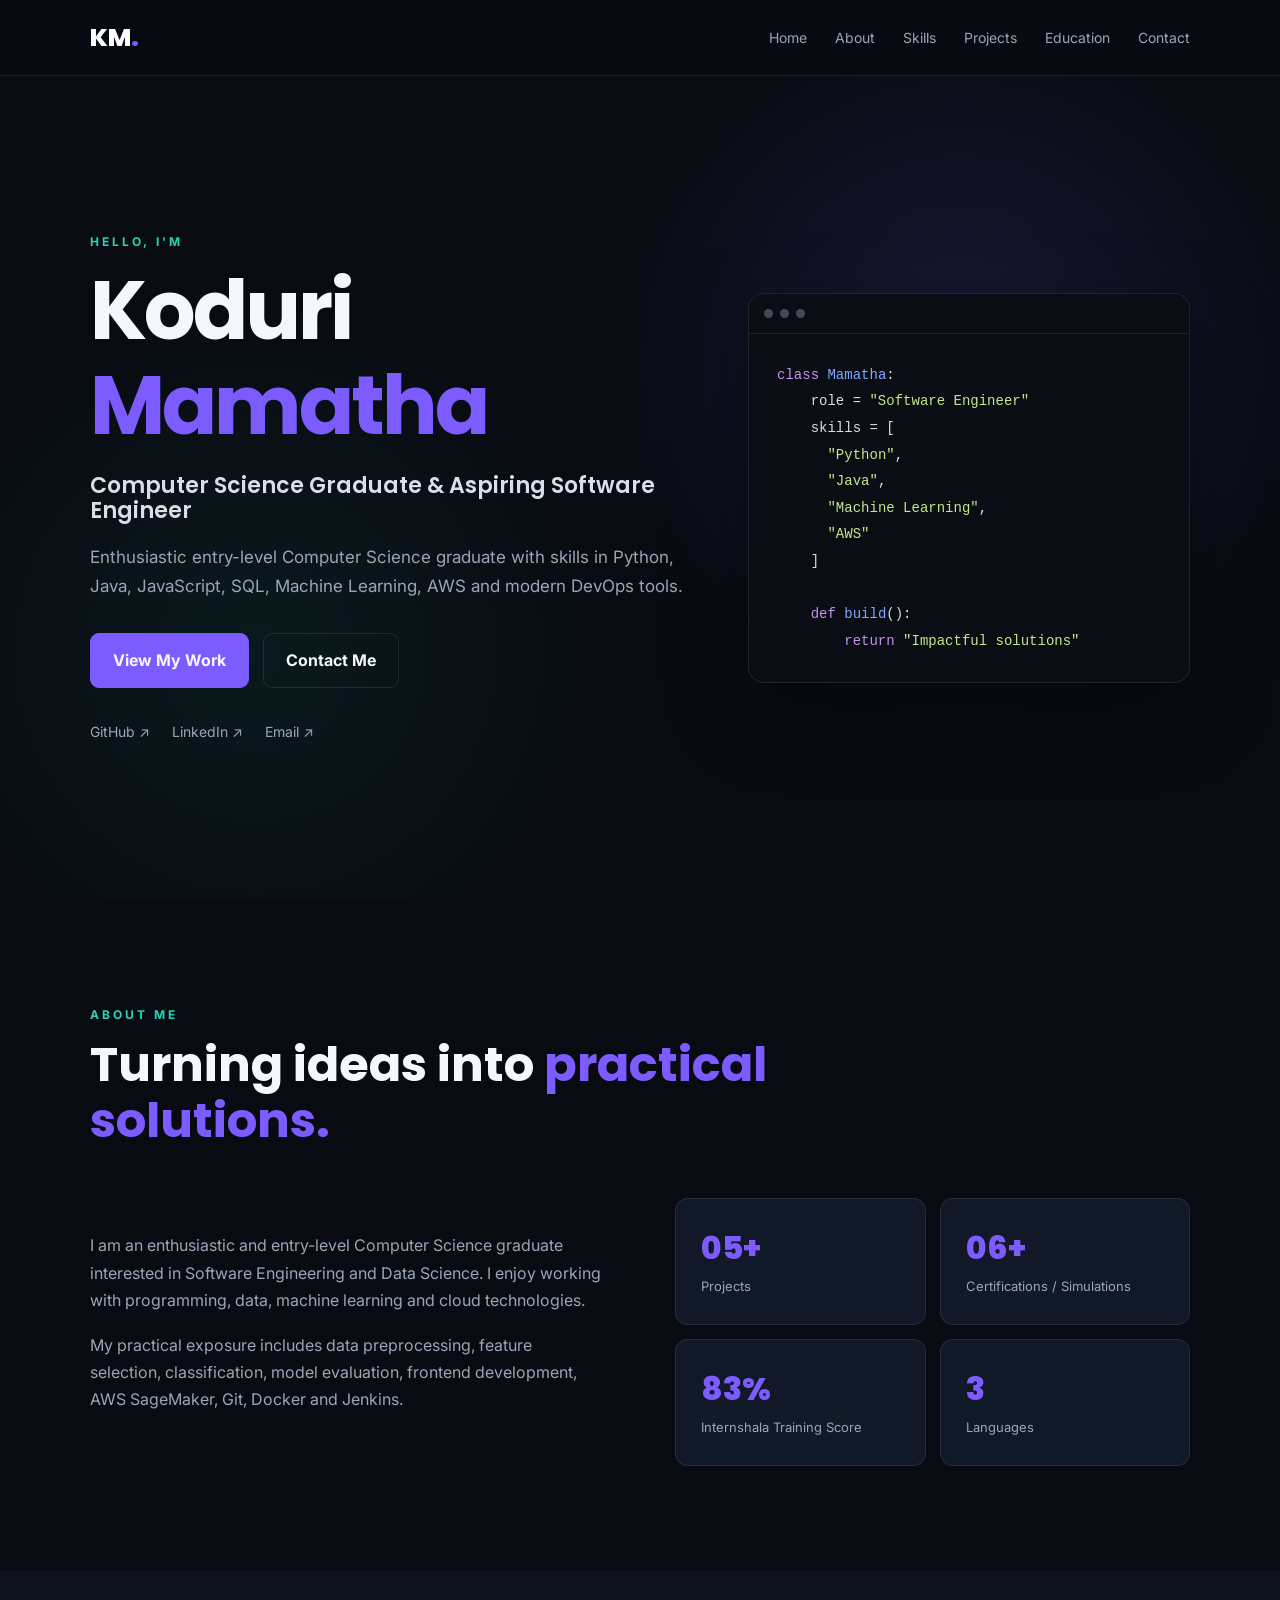
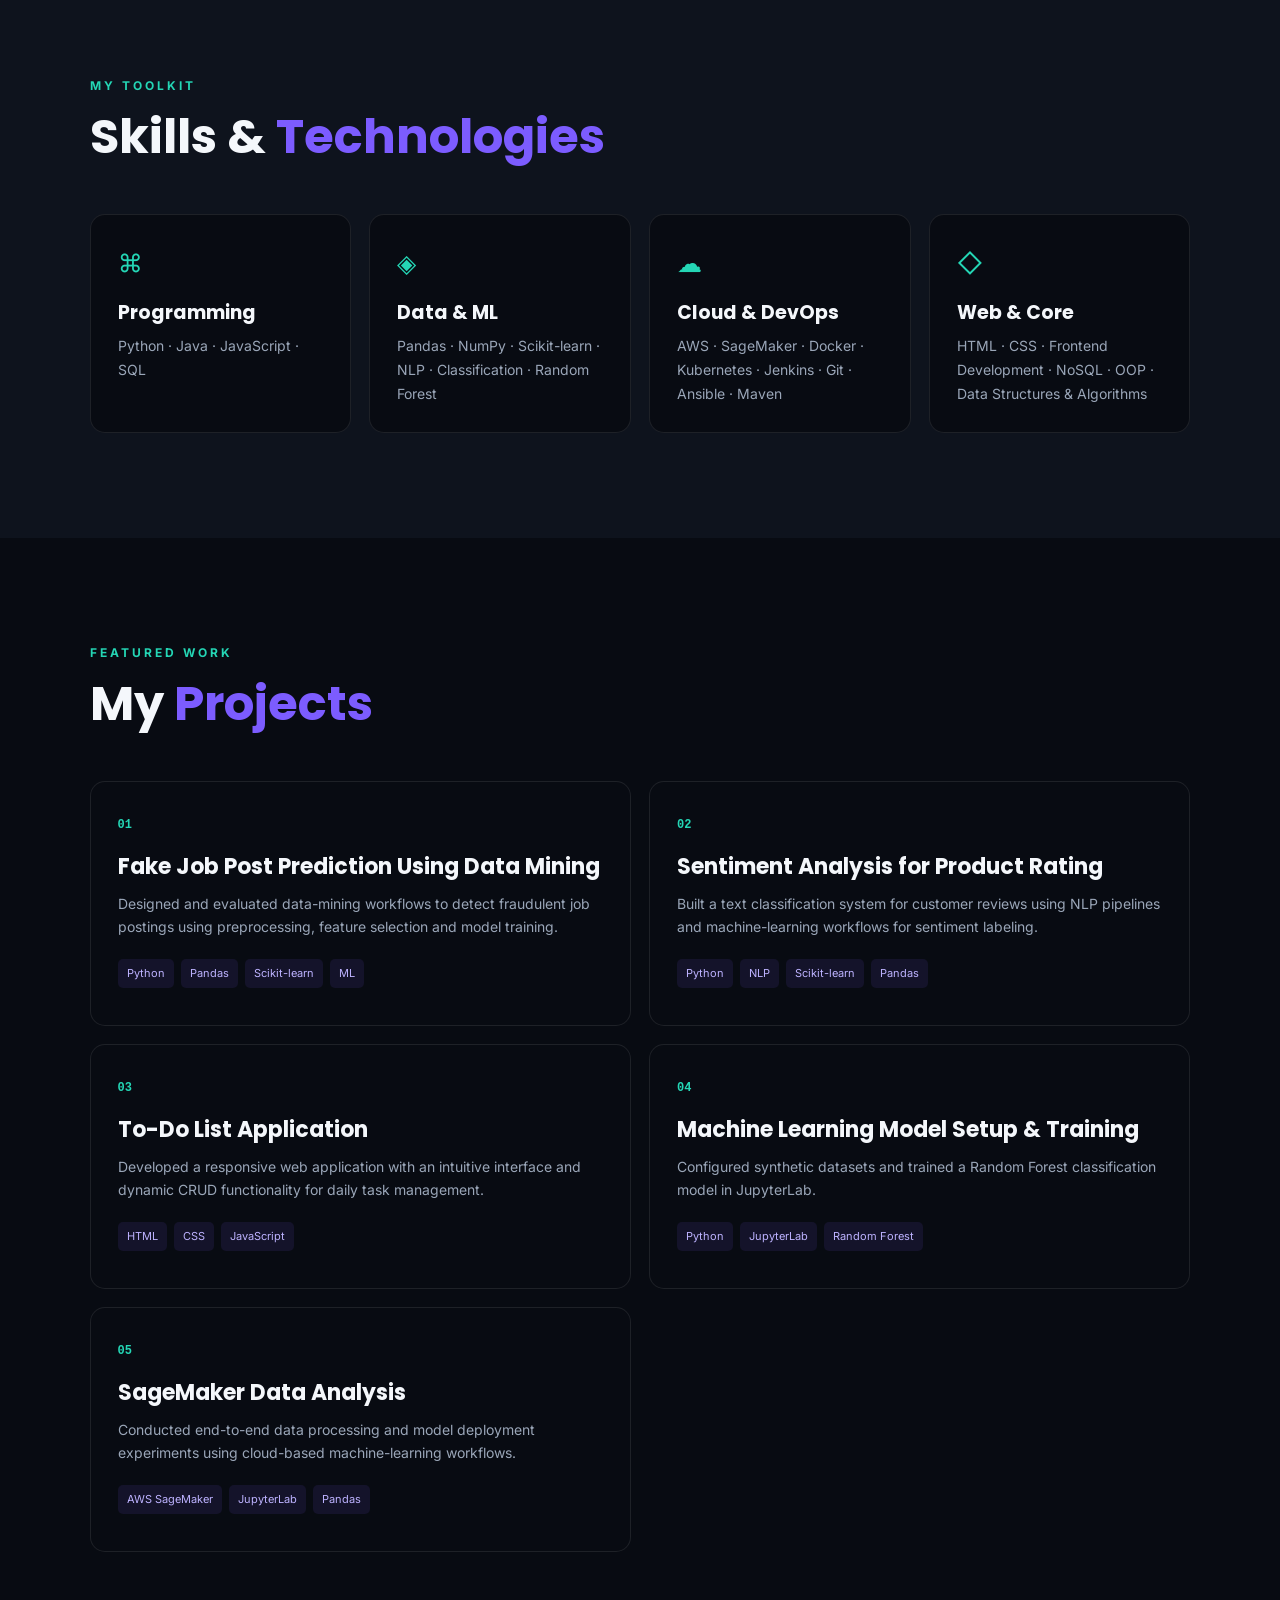
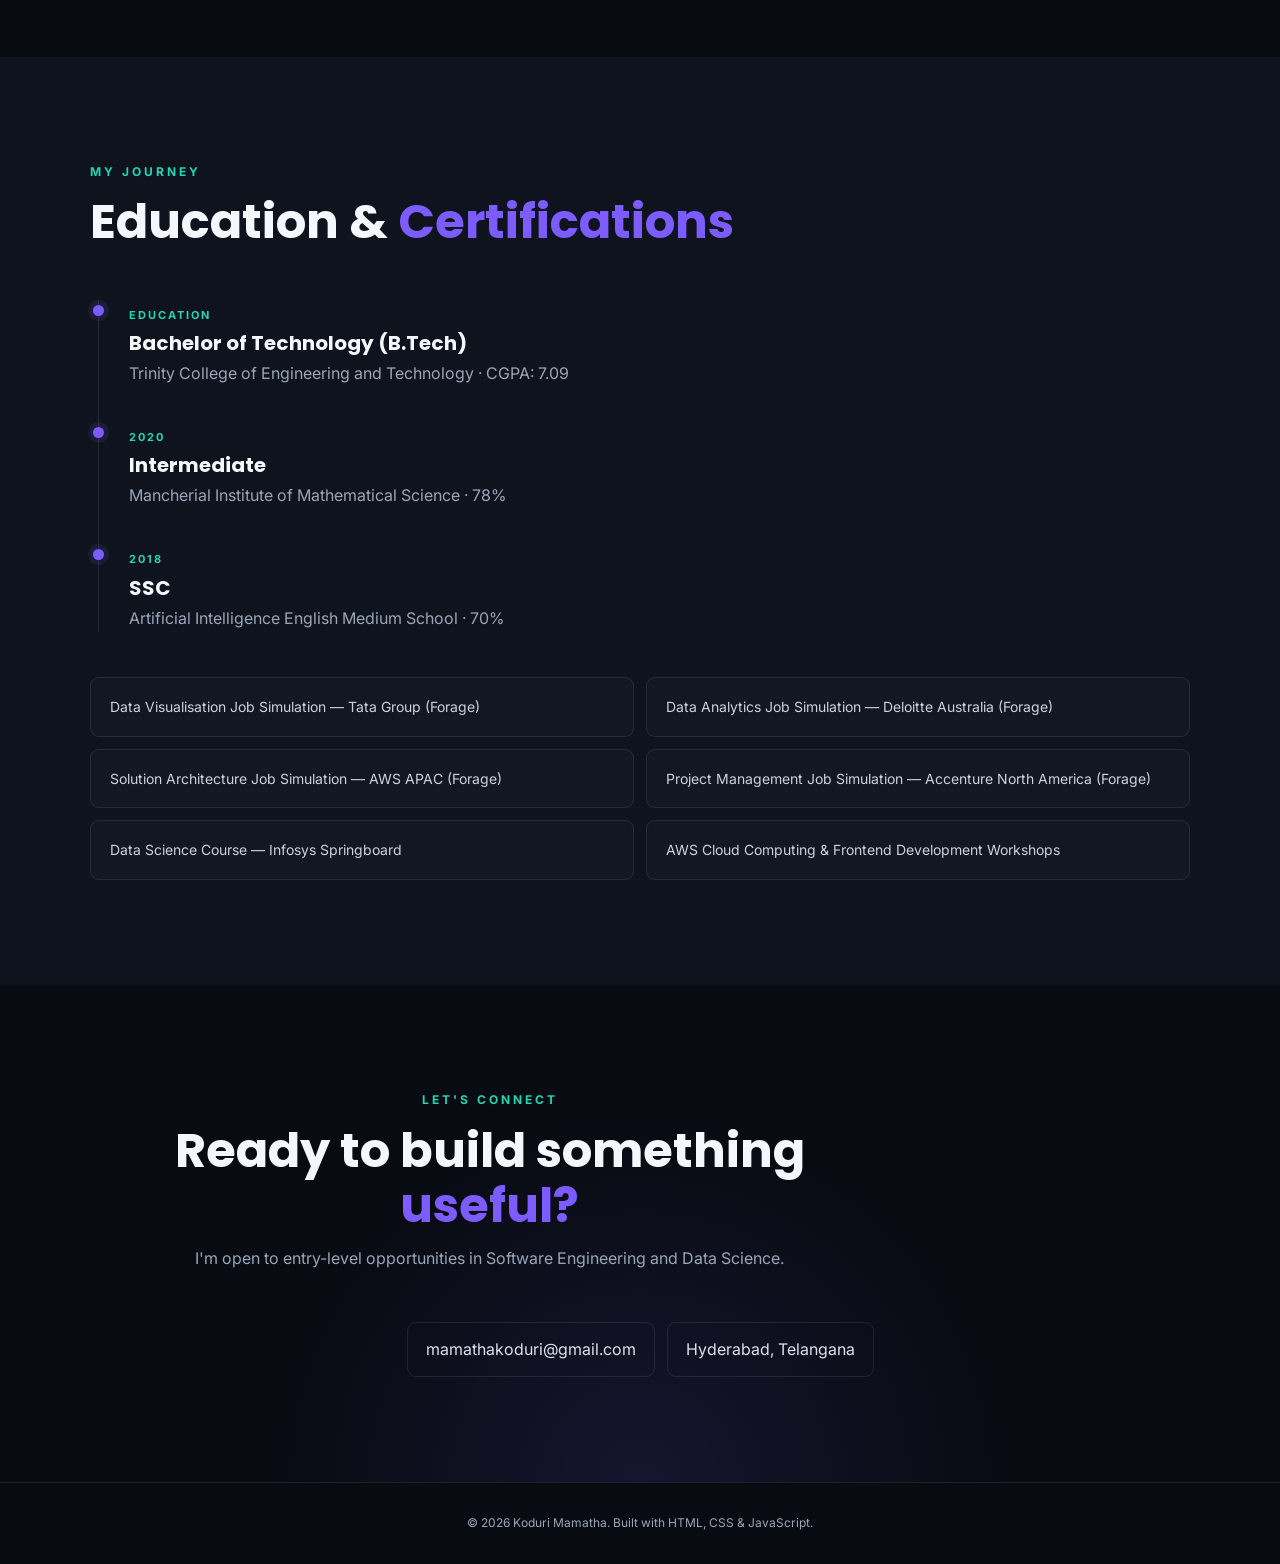
<file: index.html1.html>
<!DOCTYPE html>
<html lang="en">
<head>
  <meta charset="UTF-8">
  <meta name="viewport" content="width=device-width, initial-scale=1.0">
  <meta name="description" content="Portfolio of Koduri Mamatha - Computer Science Graduate">
  <title>Koduri Mamatha | Portfolio</title>
  <link rel="preconnect" href="https://fonts.googleapis.com">
  <link rel="preconnect" href="https://fonts.gstatic.com" crossorigin>
  <link href="https://fonts.googleapis.com/css2?family=Inter:wght@400;500;600;700;800&family=Poppins:wght@500;600;700;800&display=swap" rel="stylesheet">
  <link rel="stylesheet" href="style.css">
</head>
<body>
  <header class="header">
    <a href="#home" class="logo">KM<span>.</span></a>
    <button class="menu-btn" aria-label="Open menu">☰</button>
    <nav class="nav">
      <a href="#home">Home</a>
      <a href="#about">About</a>
      <a href="#skills">Skills</a>
      <a href="#projects">Projects</a>
      <a href="#education">Education</a>
      <a href="#contact">Contact</a>
    </nav>
  </header>

  <main>
    <section id="home" class="hero">
      <div class="hero-content">
        <p class="eyebrow">HELLO, I'M</p>
        <h1>Koduri <span>Mamatha</span></h1>
        <h2>Computer Science Graduate &amp; Aspiring Software Engineer</h2>
        <p class="hero-text">
          Enthusiastic entry-level Computer Science graduate with skills in Python, Java,
          JavaScript, SQL, Machine Learning, AWS and modern DevOps tools.
        </p>
        <div class="buttons">
          <a class="btn primary" href="#projects">View My Work</a>
          <a class="btn secondary" href="#contact">Contact Me</a>
        </div>
        <div class="socials">
          <a href="https://github.com/mamathakoduri" target="_blank" rel="noopener">GitHub ↗</a>
          <a href="https://linkedin.com/in/koduri-mamatha-b3685325b" target="_blank" rel="noopener">LinkedIn ↗</a>
          <a href="mailto:mamathakoduri@gmail.com">Email ↗</a>
        </div>
      </div>
      <div class="hero-card">
        <div class="code-window">
          <div class="dots"><i></i><i></i><i></i></div>
          <pre><span class="purple">class</span> <span class="blue">Mamatha</span>:
    role = <span class="green">"Software Engineer"</span>
    skills = [
      <span class="green">"Python"</span>,
      <span class="green">"Java"</span>,
      <span class="green">"Machine Learning"</span>,
      <span class="green">"AWS"</span>
    ]

    <span class="purple">def</span> <span class="blue">build</span>():
        <span class="purple">return</span> <span class="green">"Impactful solutions"</span></pre>
        </div>
      </div>
    </section>

    <section id="about" class="section">
      <div class="section-heading">
        <p class="eyebrow">ABOUT ME</p>
        <h2>Turning ideas into <span>practical solutions.</span></h2>
      </div>
      <div class="about-grid">
        <div>
          <p>
            I am an enthusiastic and entry-level Computer Science graduate interested in
            Software Engineering and Data Science. I enjoy working with programming,
            data, machine learning and cloud technologies.
          </p>
          <p>
            My practical exposure includes data preprocessing, feature selection,
            classification, model evaluation, frontend development, AWS SageMaker,
            Git, Docker and Jenkins.
          </p>
        </div>
        <div class="facts">
          <div><strong>05+</strong><span>Projects</span></div>
          <div><strong>06+</strong><span>Certifications / Simulations</span></div>
          <div><strong>83%</strong><span>Internshala Training Score</span></div>
          <div><strong>3</strong><span>Languages</span></div>
        </div>
      </div>
    </section>

    <section id="skills" class="section alt">
      <div class="section-heading">
        <p class="eyebrow">MY TOOLKIT</p>
        <h2>Skills &amp; <span>Technologies</span></h2>
      </div>
      <div class="skills-grid">
        <article class="skill-card"><div class="icon">⌘</div><h3>Programming</h3><p>Python · Java · JavaScript · SQL</p></article>
        <article class="skill-card"><div class="icon">◈</div><h3>Data &amp; ML</h3><p>Pandas · NumPy · Scikit-learn · NLP · Classification · Random Forest</p></article>
        <article class="skill-card"><div class="icon">☁</div><h3>Cloud &amp; DevOps</h3><p>AWS · SageMaker · Docker · Kubernetes · Jenkins · Git · Ansible · Maven</p></article>
        <article class="skill-card"><div class="icon">◇</div><h3>Web &amp; Core</h3><p>HTML · CSS · Frontend Development · NoSQL · OOP · Data Structures &amp; Algorithms</p></article>
      </div>
    </section>

    <section id="projects" class="section">
      <div class="section-heading">
        <p class="eyebrow">FEATURED WORK</p>
        <h2>My <span>Projects</span></h2>
      </div>
      <div class="projects-grid">
        <article class="project-card">
          <span class="project-number">01</span>
          <h3>Fake Job Post Prediction Using Data Mining</h3>
          <p>Designed and evaluated data-mining workflows to detect fraudulent job postings using preprocessing, feature selection and model training.</p>
          <div class="tags"><span>Python</span><span>Pandas</span><span>Scikit-learn</span><span>ML</span></div>
        </article>
        <article class="project-card">
          <span class="project-number">02</span>
          <h3>Sentiment Analysis for Product Rating</h3>
          <p>Built a text classification system for customer reviews using NLP pipelines and machine-learning workflows for sentiment labeling.</p>
          <div class="tags"><span>Python</span><span>NLP</span><span>Scikit-learn</span><span>Pandas</span></div>
        </article>
        <article class="project-card">
          <span class="project-number">03</span>
          <h3>To-Do List Application</h3>
          <p>Developed a responsive web application with an intuitive interface and dynamic CRUD functionality for daily task management.</p>
          <div class="tags"><span>HTML</span><span>CSS</span><span>JavaScript</span></div>
        </article>
        <article class="project-card">
          <span class="project-number">04</span>
          <h3>Machine Learning Model Setup &amp; Training</h3>
          <p>Configured synthetic datasets and trained a Random Forest classification model in JupyterLab.</p>
          <div class="tags"><span>Python</span><span>JupyterLab</span><span>Random Forest</span></div>
        </article>
        <article class="project-card">
          <span class="project-number">05</span>
          <h3>SageMaker Data Analysis</h3>
          <p>Conducted end-to-end data processing and model deployment experiments using cloud-based machine-learning workflows.</p>
          <div class="tags"><span>AWS SageMaker</span><span>JupyterLab</span><span>Pandas</span></div>
        </article>
      </div>
    </section>

    <section id="education" class="section alt">
      <div class="section-heading">
        <p class="eyebrow">MY JOURNEY</p>
        <h2>Education &amp; <span>Certifications</span></h2>
      </div>
      <div class="timeline">
        <div class="timeline-item">
          <span class="dot"></span>
          <div><small>EDUCATION</small><h3>Bachelor of Technology (B.Tech)</h3><p>Trinity College of Engineering and Technology · CGPA: 7.09</p></div>
        </div>
        <div class="timeline-item">
          <span class="dot"></span>
          <div><small>2020</small><h3>Intermediate</h3><p>Mancherial Institute of Mathematical Science · 78%</p></div>
        </div>
        <div class="timeline-item">
          <span class="dot"></span>
          <div><small>2018</small><h3>SSC</h3><p>Artificial Intelligence English Medium School · 70%</p></div>
        </div>
      </div>
      <div class="certs">
        <div>Data Visualisation Job Simulation — Tata Group (Forage)</div>
        <div>Data Analytics Job Simulation — Deloitte Australia (Forage)</div>
        <div>Solution Architecture Job Simulation — AWS APAC (Forage)</div>
        <div>Project Management Job Simulation — Accenture North America (Forage)</div>
        <div>Data Science Course — Infosys Springboard</div>
        <div>AWS Cloud Computing &amp; Frontend Development Workshops</div>
      </div>
    </section>

    <section id="contact" class="section contact">
      <div class="section-heading">
        <p class="eyebrow">LET'S CONNECT</p>
        <h2>Ready to build something <span>useful?</span></h2>
        <p>I'm open to entry-level opportunities in Software Engineering and Data Science.</p>
      </div>
      <div class="contact-box">
        <a href="mailto:mamathakoduri@gmail.com">mamathakoduri@gmail.com</a>
        <span>Hyderabad, Telangana</span>
      </div>
    </section>
  </main>

  <footer>
    <p>© 2026 Koduri Mamatha. Built with HTML, CSS &amp; JavaScript.</p>
  </footer>
  <script src="script.js"></script>
</body>
</html>
</file>
<file: style.css>
*{box-sizing:border-box;margin:0;padding:0}
:root{--bg:#080b12;--surface:#0e131d;--surface2:#111827;--text:#f4f7fb;--muted:#9aa6b8;--accent:#7c5cff;--accent2:#24d6b5;--border:rgba(255,255,255,.09)}
html{scroll-behavior:smooth}
body{font-family:Inter,Arial,sans-serif;background:var(--bg);color:var(--text);line-height:1.7}
a{color:inherit;text-decoration:none}
.header{height:76px;display:flex;align-items:center;justify-content:space-between;padding:0 7%;position:sticky;top:0;z-index:10;background:rgba(8,11,18,.82);backdrop-filter:blur(18px);border-bottom:1px solid var(--border)}
.logo{font:800 25px Poppins;color:#fff}.logo span{color:var(--accent)}
.nav{display:flex;gap:28px}.nav a{font-size:14px;color:var(--muted);transition:.25s}.nav a:hover{color:#fff}
.menu-btn{display:none;background:none;border:0;color:#fff;font-size:25px}
.hero{min-height:calc(100vh - 76px);padding:90px 7%;display:grid;grid-template-columns:1.15fr .85fr;align-items:center;gap:60px;background:radial-gradient(circle at 75% 35%,rgba(124,92,255,.16),transparent 32%),radial-gradient(circle at 20% 70%,rgba(36,214,181,.07),transparent 30%)}
.eyebrow{color:var(--accent2);font-weight:700;font-size:12px;letter-spacing:3px;margin-bottom:12px}
h1,h2,h3{font-family:Poppins,sans-serif;line-height:1.15}
h1{font-size:clamp(46px,7vw,82px);letter-spacing:-3px}
h1 span,h2 span{color:var(--accent)}
.hero h2{font-size:22px;margin:20px 0;color:#d8deea;font-weight:600}
.hero-text{max-width:650px;color:var(--muted);font-size:17px}
.buttons{display:flex;gap:14px;margin:32px 0}
.btn{padding:13px 22px;border-radius:9px;font-weight:700;border:1px solid var(--border);transition:.25s}
.btn.primary{background:var(--accent);border-color:var(--accent)}.btn.primary:hover{transform:translateY(-2px)}
.btn.secondary:hover{background:var(--surface2)}
.socials{display:flex;gap:22px;color:var(--muted);font-size:14px}.socials a:hover{color:#fff}
.code-window{background:#0a0d14;border:1px solid var(--border);border-radius:16px;box-shadow:0 25px 80px rgba(0,0,0,.35);overflow:hidden}
.dots{display:flex;gap:7px;padding:15px;border-bottom:1px solid var(--border)}.dots i{width:9px;height:9px;border-radius:50%;background:#424958}
pre{padding:28px;font:14px/1.9 ui-monospace,SFMono-Regular,Consolas,monospace;color:#d8dee9;overflow:auto}.purple{color:#c792ea}.blue{color:#82aaff}.green{color:#c3e88d}
.section{padding:105px 7%}.alt{background:var(--surface)}
.section-heading{max-width:800px;margin-bottom:50px}.section-heading h2{font-size:clamp(32px,4vw,48px);margin-bottom:12px}.section-heading>p:last-child{color:var(--muted)}
.about-grid{display:grid;grid-template-columns:1fr 1fr;gap:70px;align-items:center}.about-grid p{color:var(--muted);margin-bottom:18px}
.facts{display:grid;grid-template-columns:1fr 1fr;gap:14px}.facts div{background:var(--surface2);border:1px solid var(--border);border-radius:13px;padding:25px}.facts strong{display:block;font:800 32px Poppins;color:var(--accent)}.facts span{color:var(--muted);font-size:13px}
.skills-grid{display:grid;grid-template-columns:repeat(4,1fr);gap:18px}.skill-card,.project-card{background:var(--bg);border:1px solid var(--border);border-radius:15px;padding:27px;transition:.25s}.skill-card:hover,.project-card:hover{transform:translateY(-5px);border-color:rgba(124,92,255,.45)}
.icon{font-size:25px;color:var(--accent2);margin-bottom:18px}.skill-card h3{font-size:19px;margin-bottom:10px}.skill-card p{color:var(--muted);font-size:14px}
.projects-grid{display:grid;grid-template-columns:repeat(2,1fr);gap:18px}.project-card{position:relative;min-height:245px}.project-number{color:var(--accent2);font:700 12px monospace}.project-card h3{font-size:22px;margin:18px 0 12px}.project-card p{color:var(--muted);font-size:14px}.tags{display:flex;flex-wrap:wrap;gap:7px;margin-top:20px}.tags span{padding:5px 9px;background:rgba(124,92,255,.1);color:#bdb2ff;border-radius:5px;font-size:11px}
.timeline{border-left:1px solid var(--border);margin-left:8px;padding-left:30px}.timeline-item{position:relative;margin-bottom:35px}.dot{position:absolute;left:-36px;top:5px;width:11px;height:11px;background:var(--accent);border-radius:50%;box-shadow:0 0 0 5px rgba(124,92,255,.12)}.timeline small{color:var(--accent2);font-size:11px;font-weight:700;letter-spacing:2px}.timeline h3{margin:5px 0;font-size:20px}.timeline p{color:var(--muted)}
.certs{display:grid;grid-template-columns:repeat(2,1fr);gap:12px;margin-top:45px}.certs div{padding:17px 19px;border:1px solid var(--border);border-radius:9px;color:#cbd3df;font-size:14px;background:rgba(255,255,255,.02)}
.contact{text-align:center;background:radial-gradient(circle at 50% 100%,rgba(124,92,255,.12),transparent 45%)}
.contact-box{max-width:750px;margin:35px auto 0;display:flex;justify-content:center;flex-wrap:wrap;gap:12px}.contact-box>*{padding:13px 18px;border:1px solid var(--border);border-radius:9px;color:#dbe2ec}.contact-box a:hover{border-color:var(--accent);color:#fff}
footer{padding:30px 7%;border-top:1px solid var(--border);color:var(--muted);font-size:12px;text-align:center}
@media(max-width:900px){.hero{grid-template-columns:1fr;padding-top:70px}.hero-card{display:none}.skills-grid{grid-template-columns:1fr 1fr}.about-grid{grid-template-columns:1fr}.projects-grid{grid-template-columns:1fr}}
@media(max-width:650px){.header{padding:0 5%}.menu-btn{display:block}.nav{display:none;position:absolute;top:76px;left:0;right:0;padding:20px 7%;background:var(--surface);flex-direction:column;gap:18px;border-bottom:1px solid var(--border)}.nav.open{display:flex}.section{padding:75px 5%}.hero{padding:65px 5%;min-height:auto}.skills-grid,.certs{grid-template-columns:1fr}.buttons{flex-wrap:wrap}.socials{flex-wrap:wrap}h1{letter-spacing:-2px}}
</file>
